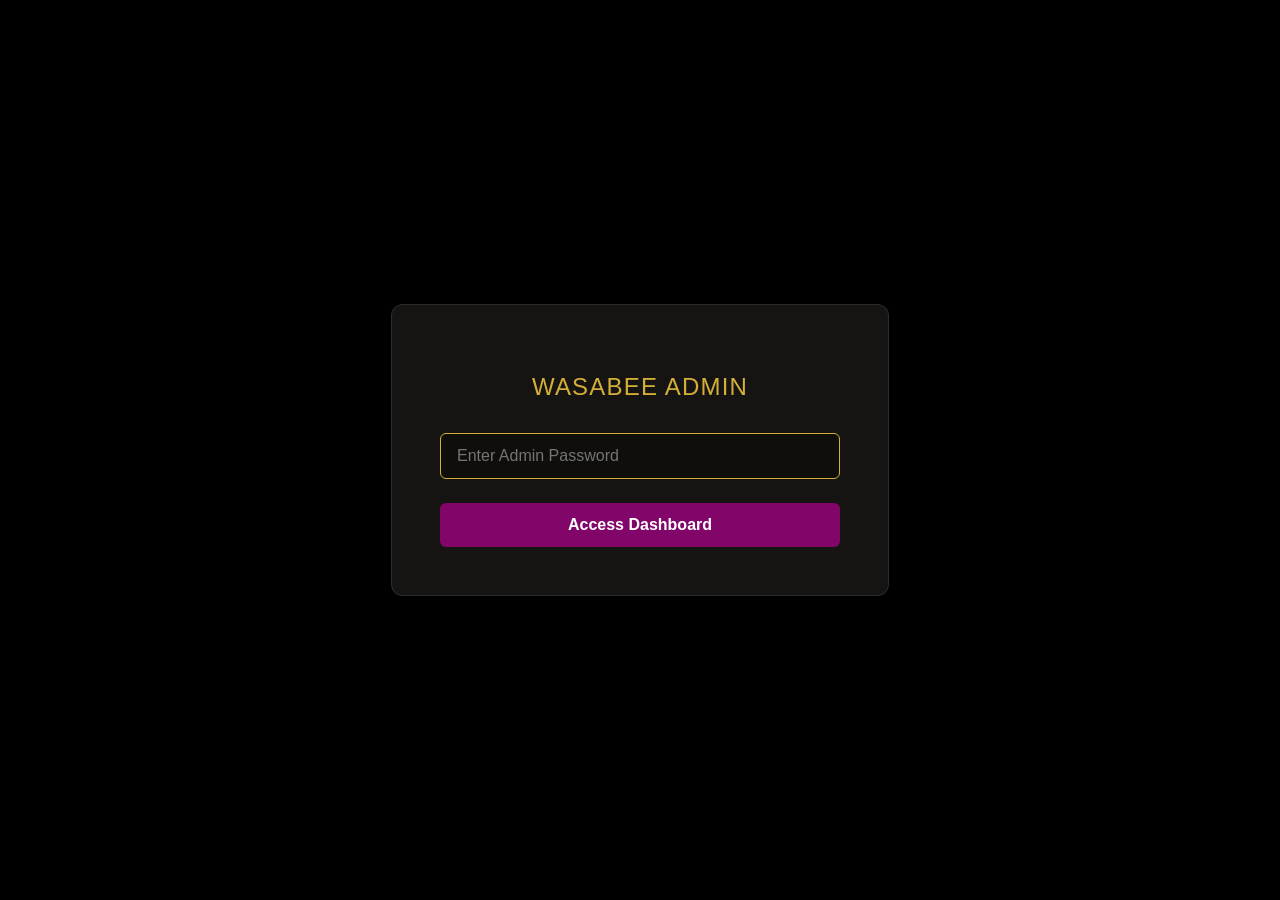
<file: admin.html>
<!DOCTYPE html>
<html lang="en">
<head>
  <meta charset="UTF-8">
  <meta name="viewport" content="width=device-width, initial-scale=1.0">
  <title>Wasabee - Admin Dashboard</title>
  <link rel="icon" type="image/png" href="images/wasabeelogo.png">
  <style>
    :root {
      --color-brand: #82066A;
      --color-accent: #d4af37;
      --color-bg: #0c0b09;
      --color-card: #151412;
      --color-text: #FAF7F2;
      --color-text-muted: #a39e93;
      --color-border: rgba(250, 247, 242, 0.1);
    }

    body {
      background-color: var(--color-bg);
      color: var(--color-text);
      font-family: -apple-system, BlinkMacSystemFont, "Segoe UI", Roboto, Helvetica, Arial, sans-serif;
      margin: 0;
      padding: 0;
      display: flex;
      flex-direction: column;
      align-items: center;
      min-height: 100vh;
    }

    /* Password Modal */
    #loginOverlay {
      position: fixed;
      top: 0;
      left: 0;
      width: 100%;
      height: 100%;
      background: #000;
      z-index: 99999;
      display: flex;
      align-items: center;
      justify-content: center;
    }

    .login-box {
      background: var(--color-card);
      border: 1px solid var(--color-border);
      padding: 3rem;
      border-radius: 12px;
      text-align: center;
      max-width: 400px;
      width: 80%;
      box-shadow: 0 10px 40px rgba(0,0,0,0.5);
    }

    .login-box h2 {
      color: var(--color-accent);
      margin-bottom: 2rem;
      font-weight: 500;
      letter-spacing: 0.05em;
    }

    .login-box input {
      width: 100%;
      padding: 0.8rem 1rem;
      background: rgba(0,0,0,0.3);
      border: 1px solid var(--color-border);
      color: var(--color-text);
      border-radius: 6px;
      margin-bottom: 1.5rem;
      font-size: 1rem;
      box-sizing: border-box;
      outline: none;
    }

    .login-box input:focus {
      border-color: var(--color-accent);
    }

    .login-box button {
      background: var(--color-brand);
      color: #fff;
      border: none;
      padding: 0.8rem 2rem;
      border-radius: 6px;
      font-size: 1rem;
      font-weight: 600;
      cursor: pointer;
      width: 100%;
      transition: background 0.3s;
    }

    .login-box button:hover {
      background: #9c0b80;
    }

    .error-msg {
      color: #ff4a4a;
      font-size: 0.9rem;
      margin-top: 1rem;
      display: none;
    }

    /* Main Dashboard Layout */
    .dashboard-container {
      max-width: 1200px;
      width: 90%;
      margin: 3rem auto;
      display: none; /* hidden until logged in */
    }

    header {
      display: flex;
      justify-content: space-between;
      align-items: center;
      border-bottom: 1px dashed var(--color-border);
      padding-bottom: 1.5rem;
      margin-bottom: 2.5rem;
    }

    h1 {
      color: var(--color-accent);
      font-size: 1.8rem;
      font-weight: 500;
      margin: 0;
    }

    .logout-btn {
      background: transparent;
      border: 1px solid var(--color-brand);
      color: var(--color-brand);
      padding: 0.5rem 1.2rem;
      border-radius: 4px;
      cursor: pointer;
      font-size: 0.9rem;
      transition: all 0.3s;
    }

    .logout-btn:hover {
      background: var(--color-brand);
      color: #fff;
    }

    .menu-grid {
      display: grid;
      grid-template-columns: repeat(auto-fill, minmax(280px, 1fr));
      gap: 1.8rem;
    }

    .item-card {
      background: var(--color-card);
      border: 1px solid var(--color-border);
      border-radius: 8px;
      padding: 1.2rem;
      display: flex;
      flex-direction: column;
      gap: 1rem;
    }

    .item-header {
      display: flex;
      justify-content: space-between;
      align-items: flex-start;
      gap: 0.5rem;
    }

    .item-name {
      font-weight: 600;
      font-size: 1rem;
      color: var(--color-accent);
    }

    .item-cat {
      font-size: 0.75rem;
      background: rgba(250, 247, 242, 0.05);
      padding: 0.2rem 0.5rem;
      border-radius: 4px;
      color: var(--color-text-muted);
    }

    .image-preview-box {
      width: 100%;
      height: 150px;
      border-radius: 6px;
      background: #201f1c;
      overflow: hidden;
      display: flex;
      align-items: center;
      justify-content: center;
      border: 1px dashed var(--color-border);
      position: relative;
    }

    .image-preview-box img {
      width: 100%;
      height: 100%;
      object-fit: cover;
    }

    .preview-placeholder {
      color: var(--color-text-muted);
      font-size: 0.85rem;
      text-align: center;
    }

    .input-group {
      display: flex;
      flex-direction: column;
      gap: 0.5rem;
    }

    .input-group label {
      font-size: 0.8rem;
      color: var(--color-text-muted);
      text-transform: uppercase;
      letter-spacing: 0.05em;
    }

    .input-group input[type="text"] {
      padding: 0.6rem 0.8rem;
      background: rgba(0,0,0,0.2);
      border: 1px solid var(--color-border);
      border-radius: 4px;
      color: var(--color-text);
      outline: none;
      font-size: 0.9rem;
    }

    .input-group input[type="text"]:focus {
      border-color: var(--color-brand);
    }

    .upload-btn-wrapper {
      position: relative;
      overflow: hidden;
      display: inline-block;
      width: 100%;
    }

    .upload-btn {
      border: 1px dashed var(--color-brand);
      color: var(--color-brand);
      background-color: transparent;
      padding: 0.6rem;
      border-radius: 4px;
      font-size: 0.85rem;
      font-weight: 500;
      width: 100%;
      cursor: pointer;
      text-align: center;
      box-sizing: border-box;
      transition: all 0.3s;
    }

    .upload-btn-wrapper:hover .upload-btn {
      background: rgba(130, 6, 106, 0.05);
    }

    .upload-btn-wrapper input[type=file] {
      font-size: 100px;
      position: absolute;
      left: 0;
      top: 0;
      opacity: 0;
      cursor: pointer;
    }

    .save-indicator {
      font-size: 0.8rem;
      color: #4caf50;
      text-align: right;
      height: 1rem;
      opacity: 0;
      transition: opacity 0.3s;
    }

    @media (max-width: 600px) {
      header {
        flex-direction: column;
        align-items: flex-start;
        gap: 1rem;
      }
      .login-box {
        padding: 2.2rem 1.5rem;
        width: 90%;
      }
    }
  </style>
</head>
<body>

  <!-- Login Modal -->
  <div id="loginOverlay">
    <div class="login-box">
      <h2>WASABEE ADMIN</h2>
      <input type="password" id="adminPassword" placeholder="Enter Admin Password" autofocus>
      <button id="loginBtn">Access Dashboard</button>
      <div class="error-msg" id="loginError">Incorrect Password. Please try again.</div>
    </div>
  </div>

  <!-- Dashboard -->
  <div class="dashboard-container" id="dashboard">
    <header>
      <div>
        <h1>Menu Image Manager</h1>
        <p style="color: var(--color-text-muted); margin: 0.4rem 0 0 0; font-size: 0.95rem;">Upload or assign custom appetizing food images to each dish on the menu.</p>
      </div>
      <button class="logout-btn" id="logoutBtn">Lock Console</button>
    </header>

    <div class="menu-grid" id="menuGrid">
      <div style="grid-column: 1/-1; text-align: center; padding: 3rem; color: var(--color-text-muted);">
        Loading menu structure from website...
      </div>
    </div>
  </div>

  <script>
    const adminPass = 'wasabeeadmin';

    // Check login state
    if (sessionStorage.getItem('wasabee_admin_logged') === 'true') {
      document.getElementById('loginOverlay').style.display = 'none';
      document.getElementById('dashboard').style.display = 'block';
      loadMenuData();
    }

    document.getElementById('loginBtn').addEventListener('click', attemptLogin);
    document.getElementById('adminPassword').addEventListener('keypress', (e) => {
      if (e.key === 'Enter') attemptLogin();
    });

    function attemptLogin() {
      const pass = document.getElementById('adminPassword').value;
      if (pass === adminPass) {
        sessionStorage.setItem('wasabee_admin_logged', 'true');
        document.getElementById('loginOverlay').style.display = 'none';
        document.getElementById('dashboard').style.display = 'block';
        loadMenuData();
      } else {
        document.getElementById('loginError').style.display = 'block';
      }
    }

    document.getElementById('logoutBtn').addEventListener('click', () => {
      sessionStorage.removeItem('wasabee_admin_logged');
      window.location.reload();
    });

    // Fetch and parse index.html to list all menu items dynamically
    async function loadMenuData() {
      const grid = document.getElementById('menuGrid');
      try {
        const response = await fetch('index.html');
        if (!response.ok) throw new Error('Could not load menu.');
        
        const html = await response.text();
        const parser = new DOMParser();
        const doc = parser.parseFromString(html, 'text/html');
        
        const categoryGroups = doc.querySelectorAll('.unified-category-group');
        let htmlCards = '';

        categoryGroups.forEach(group => {
          const categoryTitle = group.querySelector('.unified-title').textContent.trim();
          const items = group.querySelectorAll('.popup-item');
          
          items.forEach(item => {
            const nameEl = item.querySelector('.pi-name');
            if (!nameEl) return;
            const itemName = nameEl.textContent.trim();
            const storageKey = 'menu_image_' + itemName;
            const savedUrl = localStorage.getItem(storageKey) || '';
            const displayUrl = savedUrl ? savedUrl : 'images/placeholder-food.jpg';

            htmlCards += `
              <div class="item-card" data-item="${itemName}">
                <div class="item-header">
                  <span class="item-name">${itemName}</span>
                  <span class="item-cat">${categoryTitle}</span>
                </div>
                <div class="image-preview-box">
                  <img id="preview-${itemName}" src="${displayUrl}" alt="${itemName}">
                </div>
                <div class="input-group">
                  <label>Image URL</label>
                  <input type="text" id="url-${itemName}" value="${savedUrl.startsWith('data:') ? '[Uploaded File]' : savedUrl}" placeholder="Paste public image URL here" oninput="updateUrl('${itemName}', this.value)">
                </div>
                <div style="text-align: center; color: var(--color-text-muted); font-size: 0.8rem; margin: -0.2rem 0;">OR</div>
                <div class="upload-btn-wrapper">
                  <button class="upload-btn">Upload Local File</button>
                  <input type="file" accept="image/*" onchange="uploadFile('${itemName}', this)">
                </div>
                <div class="save-indicator" id="saved-${itemName}">Saved Automatically</div>
              </div>
            `;
          });
        });

        if (htmlCards === '') {
          grid.innerHTML = '<div style="grid-column: 1/-1; text-align: center; padding: 3rem; color: var(--color-text-muted);">No menu items found.</div>';
        } else {
          grid.innerHTML = htmlCards;
        }

      } catch (err) {
        grid.innerHTML = `<div style="grid-column: 1/-1; text-align: center; padding: 3rem; color: #ff4a4a;">Failed to load menu list: ${err.message}</div>`;
      }
    }

    // Update with input URL
    function updateUrl(name, url) {
      const storageKey = 'menu_image_' + name;
      const preview = document.getElementById('preview-' + name);
      const indicator = document.getElementById('saved-' + name);

      if (url.trim() === '') {
        localStorage.removeItem(storageKey);
        preview.src = 'images/placeholder-food.jpg';
      } else {
        localStorage.setItem(storageKey, url.trim());
        preview.src = url.trim();
      }

      showSavedIndicator(indicator);
    }

    // Convert local file to Base64 and save
    function uploadFile(name, input) {
      if (!input.files || !input.files[0]) return;
      
      const file = input.files[0];
      const reader = new FileReader();
      const preview = document.getElementById('preview-' + name);
      const urlInput = document.getElementById('url-' + name);
      const indicator = document.getElementById('saved-' + name);

      reader.onload = function(e) {
        const base64Data = e.target.result;
        const storageKey = 'menu_image_' + name;

        // Try storing base64 image (safely handling localStorage storage limits)
        try {
          localStorage.setItem(storageKey, base64Data);
          preview.src = base64Data;
          urlInput.value = '[Uploaded File]';
          showSavedIndicator(indicator);
        } catch (error) {
          alert('Local storage is full or file size is too large. Please compress the image or use a public Image URL instead.');
          console.error(error);
        }
      };

      reader.readAsDataURL(file);
    }

    function showSavedIndicator(indicator) {
      indicator.style.opacity = '1';
      setTimeout(() => {
        indicator.style.opacity = '0';
      }, 2000);
    }
  </script>

</body>
</html>
</file>
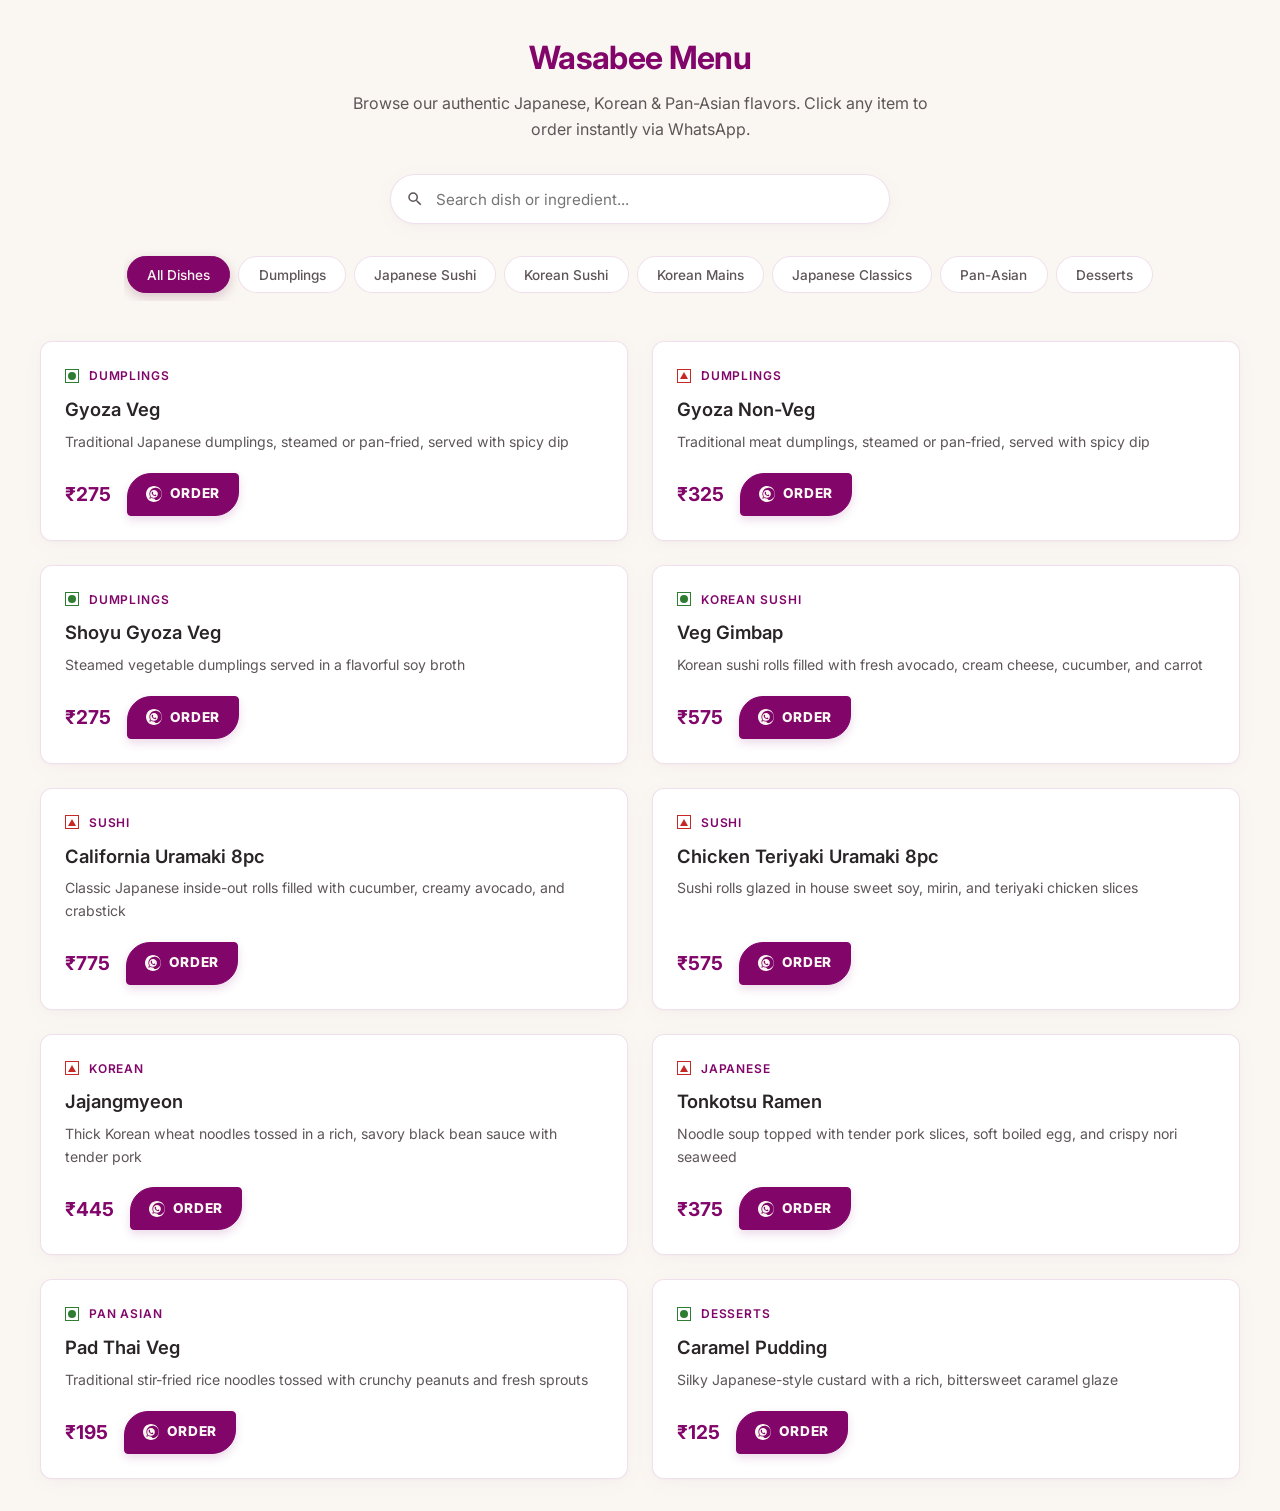
<file: menu-widget.html>
<!DOCTYPE html>
<html lang="en">
<head>
  <meta charset="UTF-8">
  <meta name="viewport" content="width=device-width, initial-scale=1.0">
  <title>Wasabee Menu Widget</title>
  
  <!-- Modern clean typography from Google Fonts -->
  <link rel="preconnect" href="https://fonts.googleapis.com">
  <link rel="preconnect" href="https://fonts.gstatic.com" crossorigin>
  <link href="https://fonts.googleapis.com/css2?family=Inter:wght@300;400;500;600;700&display=swap" rel="stylesheet">
  
  <style>
    /* === DESIGN SYSTEM VARIABLES === */
    :root {
      /* Reverted Brand Colors (Plum & Cream) */
      --color-brand: #82066A;
      --color-brand-light: #a31085;
      --color-brand-dark: #5a0449;
      --color-bg: #FAF7F2;
      --color-bg-alt: #F2EFE8;
      --color-surface: #ffffff;
      --color-border: rgba(130, 6, 106, 0.12);
      
      /* Typography */
      --color-text: #2A2426;
      --color-text-muted: #5e5559;
      --font-body: 'Inter', sans-serif;
      
      /* WhatsApp Green */
      --color-whatsapp: #25D366;
      --color-whatsapp-hover: #128C7E;
      
      /* Shadow & Radius */
      --radius-card: 12px;
      --shadow-premium: 0 4px 20px rgba(130, 6, 106, 0.04), 0 1px 3px rgba(0, 0, 0, 0.02);
      --transition-smooth: all 0.3s cubic-bezier(0.25, 0.8, 0.25, 1);
    }

    /* === RESET & BASE === */
    * {
      margin: 0;
      padding: 0;
      box-sizing: border-box;
    }

    body {
      font-family: var(--font-body);
      background-color: var(--color-bg);
      color: var(--color-text);
      line-height: 1.6;
      padding: 2rem 1.5rem;
    }

    /* === WIDGET HEADER === */
    .widget-header {
      max-width: 1200px;
      margin: 0 auto 2rem;
      text-align: center;
    }

    .widget-title {
      font-size: 2rem;
      font-weight: 700;
      color: var(--color-brand);
      margin-bottom: 0.5rem;
      letter-spacing: -0.02em;
    }

    .widget-subtitle {
      font-size: 1rem;
      color: var(--color-text-muted);
      max-width: 600px;
      margin: 0 auto;
    }

    /* === SEARCH & FILTERS === */
    .widget-controls {
      max-width: 1200px;
      margin: 0 auto 2.5rem;
      display: flex;
      flex-direction: column;
      gap: 1.5rem;
      align-items: center;
    }

    .search-wrapper {
      position: relative;
      width: 100%;
      max-width: 500px;
    }

    .search-input {
      width: 100%;
      padding: 0.9rem 1rem 0.9rem 2.8rem;
      border: 1px solid var(--color-border);
      border-radius: 30px;
      background: var(--color-surface);
      color: var(--color-text);
      font-size: 0.95rem;
      font-family: var(--font-body);
      outline: none;
      transition: var(--transition-smooth);
      box-shadow: var(--shadow-premium);
    }

    .search-input:focus {
      border-color: var(--color-brand);
      box-shadow: 0 4px 20px rgba(123, 34, 82, 0.08);
    }

    .search-icon {
      position: absolute;
      left: 1rem;
      top: 50%;
      transform: translateY(-50%);
      width: 18px;
      height: 18px;
      fill: var(--color-text-muted);
      pointer-events: none;
    }

    .category-tabs {
      display: flex;
      gap: 0.5rem;
      overflow-x: auto;
      max-width: 100%;
      padding: 0.5rem 0.2rem;
      scrollbar-width: none; /* Hide scrollbar Firefox */
    }

    .category-tabs::-webkit-scrollbar {
      display: none; /* Hide scrollbar Chrome/Safari */
    }

    .cat-btn {
      padding: 0.6rem 1.2rem;
      border: 1px solid var(--color-border);
      background: var(--color-surface);
      color: var(--color-text-muted);
      font-size: 0.85rem;
      font-weight: 500;
      border-radius: 20px;
      cursor: pointer;
      white-space: nowrap;
      transition: var(--transition-smooth);
      font-family: var(--font-body);
    }

    .cat-btn:hover {
      border-color: var(--color-brand-light);
      color: var(--color-brand);
    }

    .cat-btn.active {
      background-color: var(--color-brand);
      border-color: var(--color-brand);
      color: var(--color-bg);
      box-shadow: 0 4px 12px rgba(123, 34, 82, 0.25);
    }

    /* === MENU GRID === */
    .menu-grid {
      max-width: 1200px;
      margin: 0 auto;
      display: grid;
      grid-template-columns: repeat(2, 1fr);
      gap: 1.5rem;
      transition: var(--transition-smooth);
    }

    /* === MENU CARD === */
    .menu-card {
      background: var(--color-surface);
      border: 1px solid var(--color-border);
      border-radius: var(--radius-card);
      padding: 1.5rem;
      display: flex;
      justify-content: space-between;
      gap: 1.5rem;
      position: relative;
      overflow: hidden;
      box-shadow: var(--shadow-premium);
      transition: var(--transition-smooth);
    }

    .menu-card:hover {
      transform: translateY(-4px);
      border-color: var(--color-brand-light);
      box-shadow: 0 12px 30px rgba(123, 34, 82, 0.08);
    }

    .card-info {
      flex: 1;
      display: flex;
      flex-direction: column;
      justify-content: space-between;
    }

    .card-meta {
      display: flex;
      align-items: center;
      gap: 0.6rem;
      margin-bottom: 0.6rem;
    }

    /* Diet Icon (Veg / Non-Veg Indicator) */
    .diet-indicator {
      width: 14px;
      height: 14px;
      border: 1px solid #ccc;
      padding: 1.5px;
      display: flex;
      align-items: center;
      justify-content: center;
      flex-shrink: 0;
    }

    .diet-indicator.veg {
      border-color: #2e7d32;
    }

    .diet-indicator.veg::before {
      content: '';
      display: block;
      width: 8px;
      height: 8px;
      border-radius: 50%;
      background: #2e7d32;
    }

    .diet-indicator.non-veg {
      border-color: #c62828;
    }

    .diet-indicator.non-veg::before {
      content: '';
      display: block;
      width: 0;
      height: 0;
      border-left: 4.5px solid transparent;
      border-right: 4.5px solid transparent;
      border-bottom: 7.8px solid #c62828;
    }

    .card-category {
      font-size: 0.75rem;
      text-transform: uppercase;
      font-weight: 600;
      color: var(--color-brand);
      letter-spacing: 0.08em;
    }

    .card-title {
      font-size: 1.15rem;
      font-weight: 600;
      color: var(--color-text);
      margin-bottom: 0.4rem;
    }

    .card-description {
      font-size: 0.88rem;
      color: var(--color-text-muted);
      margin-bottom: 1.2rem;
      display: -webkit-box;
      -webkit-line-clamp: 2;
      -webkit-box-orient: vertical;
      overflow: hidden;
    }

    .card-price-action {
      display: flex;
      align-items: center;
      gap: 1rem;
      margin-top: auto;
    }

    .card-price {
      font-size: 1.2rem;
      font-weight: 700;
      color: var(--color-brand);
    }

    /* WhatsApp Button styling (Unified to match site CTAs) */
    .btn-whatsapp {
      display: inline-flex;
      align-items: center;
      justify-content: center;
      gap: 0.5rem;
      background-color: var(--color-brand);
      color: #FAF7F2;
      padding: 0.6rem 1.1rem;
      border-radius: 24px 4px; /* Asymmetric leaf shape */
      font-family: var(--font-body);
      font-size: 0.85rem;
      font-weight: 800;
      letter-spacing: 0.05em;
      text-transform: uppercase;
      text-decoration: none;
      transition: all 0.4s ease;
      border: 1px solid var(--color-brand);
      cursor: pointer;
      box-shadow: 0 4px 10px rgba(130, 6, 106, 0.15);
    }

    .btn-whatsapp:hover {
      background-color: #FAF7F2;
      color: var(--color-brand);
      box-shadow: 0 6px 15px rgba(130, 6, 106, 0.25);
      transform: translateY(-2px);
    }

    .btn-whatsapp svg {
      width: 16px;
      height: 16px;
      fill: currentColor;
    }

    /* === RESPONSIVE LAYOUT (1 Column on Mobile) === */
    @media (max-width: 768px) {
      body {
        padding: 1.5rem 1rem;
      }
      
      .widget-title {
        font-size: 1.7rem;
      }

      .menu-grid {
        grid-template-columns: 1fr;
        gap: 1.2rem;
      }

      .menu-card {
        padding: 1.2rem;
        gap: 1rem;
      }
      
      .card-title {
        font-size: 1.05rem;
      }
    }

    /* Empty state */
    .empty-state {
      grid-column: 1 / -1;
      text-align: center;
      padding: 3rem 1.5rem;
      color: var(--color-text-muted);
      font-size: 0.95rem;
    }
  </style>
</head>
<body>

  <!-- Widget Title Bar -->
  <header class="widget-header">
    <h1 class="widget-title">Wasabee Menu</h1>
    <p class="widget-subtitle">Browse our authentic Japanese, Korean & Pan-Asian flavors. Click any item to order instantly via WhatsApp.</p>
  </header>

  <!-- Filter Controls -->
  <section class="widget-controls">
    <!-- Search Bar -->
    <div class="search-wrapper">
      <svg class="search-icon" viewBox="0 0 24 24">
        <path d="M15.5 14h-.79l-.28-.27A6.47 6.47 0 0 0 16 9.5 6.5 6.5 0 1 0 9.5 16c1.61 0 3.09-.59 4.23-1.57l.27.28v.79l5 4.99L20.49 19l-4.99-5zm-6 0C7.01 14 5 11.99 5 9.5S7.01 5 9.5 5 14 7.01 14 9.5 11.99 14 9.5 14z"/>
      </svg>
      <input type="text" class="search-input" id="widget-search" placeholder="Search dish or ingredient...">
    </div>

    <!-- Category Filter Tabs -->
    <div class="category-tabs" id="widget-tabs">
      <button class="cat-btn active" data-category="all">All Dishes</button>
      <button class="cat-btn" data-category="dumplings">Dumplings</button>
      <button class="cat-btn" data-category="sushi">Japanese Sushi</button>
      <button class="cat-btn" data-category="korean-sushi">Korean Sushi</button>
      <button class="cat-btn" data-category="korean">Korean Mains</button>
      <button class="cat-btn" data-category="japanese">Japanese Classics</button>
      <button class="cat-btn" data-category="pan-asian">Pan-Asian</button>
      <button class="cat-btn" data-category="desserts">Desserts</button>
    </div>
  </section>

  <!-- Menu Cards List -->
  <main class="menu-grid" id="widget-grid">
    <!-- Rendered dynamically by JavaScript -->
  </main>

  <script>
    // =========================================================================
    // CONFIGURATION DETAILS:
    // 1. WHATSAPP_PHONE_NUMBER: Swap out with your business phone number.
    //    Include the country code but do not use '+' or spaces (e.g. 919163764444).
    // 2. menuItems JSON array: Add, modify or remove items.
    // =========================================================================
    
    // <!-- SWAP_YOUR_PHONE_NUMBER_HERE -->
    const WHATSAPP_PHONE_NUMBER = "919163764444"; 

    // <!-- CONFIG_MENU_ITEMS_ARRAY_HERE -->
    const menuItems = [
      {
        id: 1,
        name: "Gyoza Veg",
        description: "Traditional Japanese dumplings, steamed or pan-fried, served with spicy dip",
        price: 275,
        category: "dumplings",
        isVeg: true
      },
      {
        id: 2,
        name: "Gyoza Non-Veg",
        description: "Traditional meat dumplings, steamed or pan-fried, served with spicy dip",
        price: 325,
        category: "dumplings",
        isVeg: false
      },
      {
        id: 3,
        name: "Shoyu Gyoza Veg",
        description: "Steamed vegetable dumplings served in a flavorful soy broth",
        price: 275,
        category: "dumplings",
        isVeg: true
      },
      {
        id: 4,
        name: "Veg Gimbap",
        description: "Korean sushi rolls filled with fresh avocado, cream cheese, cucumber, and carrot",
        price: 575,
        category: "korean-sushi",
        isVeg: true
      },
      {
        id: 5,
        name: "California Uramaki 8pc",
        description: "Classic Japanese inside-out rolls filled with cucumber, creamy avocado, and crabstick",
        price: 775,
        category: "sushi",
        isVeg: false
      },
      {
        id: 6,
        name: "Chicken Teriyaki Uramaki 8pc",
        description: "Sushi rolls glazed in house sweet soy, mirin, and teriyaki chicken slices",
        price: 575,
        category: "sushi",
        isVeg: false
      },
      {
        id: 7,
        name: "Jajangmyeon",
        description: "Thick Korean wheat noodles tossed in a rich, savory black bean sauce with tender pork",
        price: 445,
        category: "korean",
        isVeg: false
      },
      {
        id: 8,
        name: "Tonkotsu Ramen",
        description: "Noodle soup topped with tender pork slices, soft boiled egg, and crispy nori seaweed",
        price: 375,
        category: "japanese",
        isVeg: false
      },
      {
        id: 9,
        name: "Pad Thai Veg",
        description: "Traditional stir-fried rice noodles tossed with crunchy peanuts and fresh sprouts",
        price: 195,
        category: "pan-asian",
        isVeg: true
      },
      {
        id: 10,
        name: "Caramel Pudding",
        description: "Silky Japanese-style custard with a rich, bittersweet caramel glaze",
        price: 125,
        category: "desserts",
        isVeg: true
      }
    ];

    // === WIDGET LOGIC ===
    document.addEventListener('DOMContentLoaded', () => {
      const searchInput = document.getElementById('widget-search');
      const tabs = document.querySelectorAll('.cat-btn');
      const grid = document.getElementById('widget-grid');

      // WhatsApp SVG icon path
      const whatsappIcon = `
        <svg viewBox="0 0 24 24">
          <path d="M12.031 6.172c-3.181 0-5.767 2.586-5.768 5.766-.001 1.298.38 2.27 1.019 3.287l-.582 2.128 2.182-.573c.978.58 1.911.928 3.145.929 3.178 0 5.767-2.587 5.768-5.766.001-3.187-2.575-5.77-5.764-5.771zm3.392 8.244c-.144.405-.837.774-1.17.824-.299.045-.677.063-1.092-.069-.252-.08-.575-.187-.988-.365-1.739-.751-2.874-2.502-2.961-2.617-.087-.116-.708-.94-.708-1.793s.448-1.273.607-1.446c.159-.173.346-.217.462-.217l.332.006c.106.005.249-.04.39.298.144.347.491 1.2.534 1.287.043.087.072.188.014.304-.058.116-.087.188-.173.289l-.26.304c-.087.086-.177.18-.076.354.101.174.449.741.964 1.201.662.591 1.221.774 1.394.86s.274.072.376-.043c.101-.116.433-.506.549-.68.116-.173.231-.145.39-.087s1.011.477 1.184.564.289.13.332.202c.045.072.045.419-.099.824zm-3.423-14.416c-6.627 0-12 5.373-12 12s5.373 12 12 12 12-5.373 12-12-5.373-12-12-12zm.029 18.88c-1.161 0-2.305-.292-3.318-.844l-3.677.964.984-3.595c-.607-1.052-.927-2.246-.926-3.468.005-5.074 4.141-9.211 9.219-9.211 2.461.002 4.776.96 6.516 2.7 1.739 1.74 2.697 4.053 2.695 6.513-.005 5.076-4.142 9.21-9.218 9.213z"/>
        </svg>
      `;

      // Render cards to grid
      function renderMenu(items) {
        grid.innerHTML = '';
        
        if (items.length === 0) {
          grid.innerHTML = '<div class="empty-state">No dishes match your search or filters.</div>';
          return;
        }

        items.forEach(item => {
          // Construct custom URL-encoded WhatsApp text message
          // <!-- SWAP_ITEM_LINKS_HERE -->
          const rawMessage = `Hi Wasabee! I would like to order the following item:\n\n*${item.name}* - ₹${item.price}\n\nPlease confirm my order.`;
          const encodedMessage = encodeURIComponent(rawMessage);
          const whatsappUrl = `https://wa.me/${WHATSAPP_PHONE_NUMBER}?text=${encodedMessage}`;

          const card = document.createElement('div');
          card.className = 'menu-card';
          card.innerHTML = `
            <div class="card-info">
              <div>
                <div class="card-meta">
                  <span class="diet-indicator ${item.isVeg ? 'veg' : 'non-veg'}" aria-label="${item.isVeg ? 'Veg' : 'Non-Veg'}"></span>
                  <span class="card-category">${item.category.replace('-', ' ')}</span>
                </div>
                <h3 class="card-title">${item.name}</h3>
                <p class="card-description">${item.description}</p>
              </div>
              <div class="card-price-action">
                <span class="card-price">₹${item.price}</span>
                <a href="${whatsappUrl}" target="_blank" class="btn-whatsapp" aria-label="Order ${item.name} on WhatsApp">
                  ${whatsappIcon}
                  <span>Order</span>
                </a>
              </div>
            </div>
          `;
          grid.appendChild(card);
        });
      }

      // Filter and Search Engine
      function filterMenu() {
        const searchTerm = searchInput.value.toLowerCase().trim();
        const activeCategory = document.querySelector('.cat-btn.active').getAttribute('data-category');

        const filtered = menuItems.filter(item => {
          const matchesSearch = item.name.toLowerCase().includes(searchTerm) || 
                                item.description.toLowerCase().includes(searchTerm);
          const matchesCategory = activeCategory === 'all' || item.category === activeCategory;
          
          return matchesSearch && matchesCategory;
        });

        renderMenu(filtered);
      }

      // Tab filtering clicks
      tabs.forEach(tab => {
        tab.addEventListener('click', () => {
          tabs.forEach(t => t.classList.remove('active'));
          tab.classList.add('active');
          filterMenu();
          
          // Smoothly scroll active tab into view on mobile
          tab.scrollIntoView({ behavior: 'smooth', inline: 'center', block: 'nearest' });
        });
      });

      // Search typing
      if (searchInput) {
        searchInput.addEventListener('input', filterMenu);
      }

      // Initial Render
      renderMenu(menuItems);
    });
  </script>

</body>
</html>
</file>
